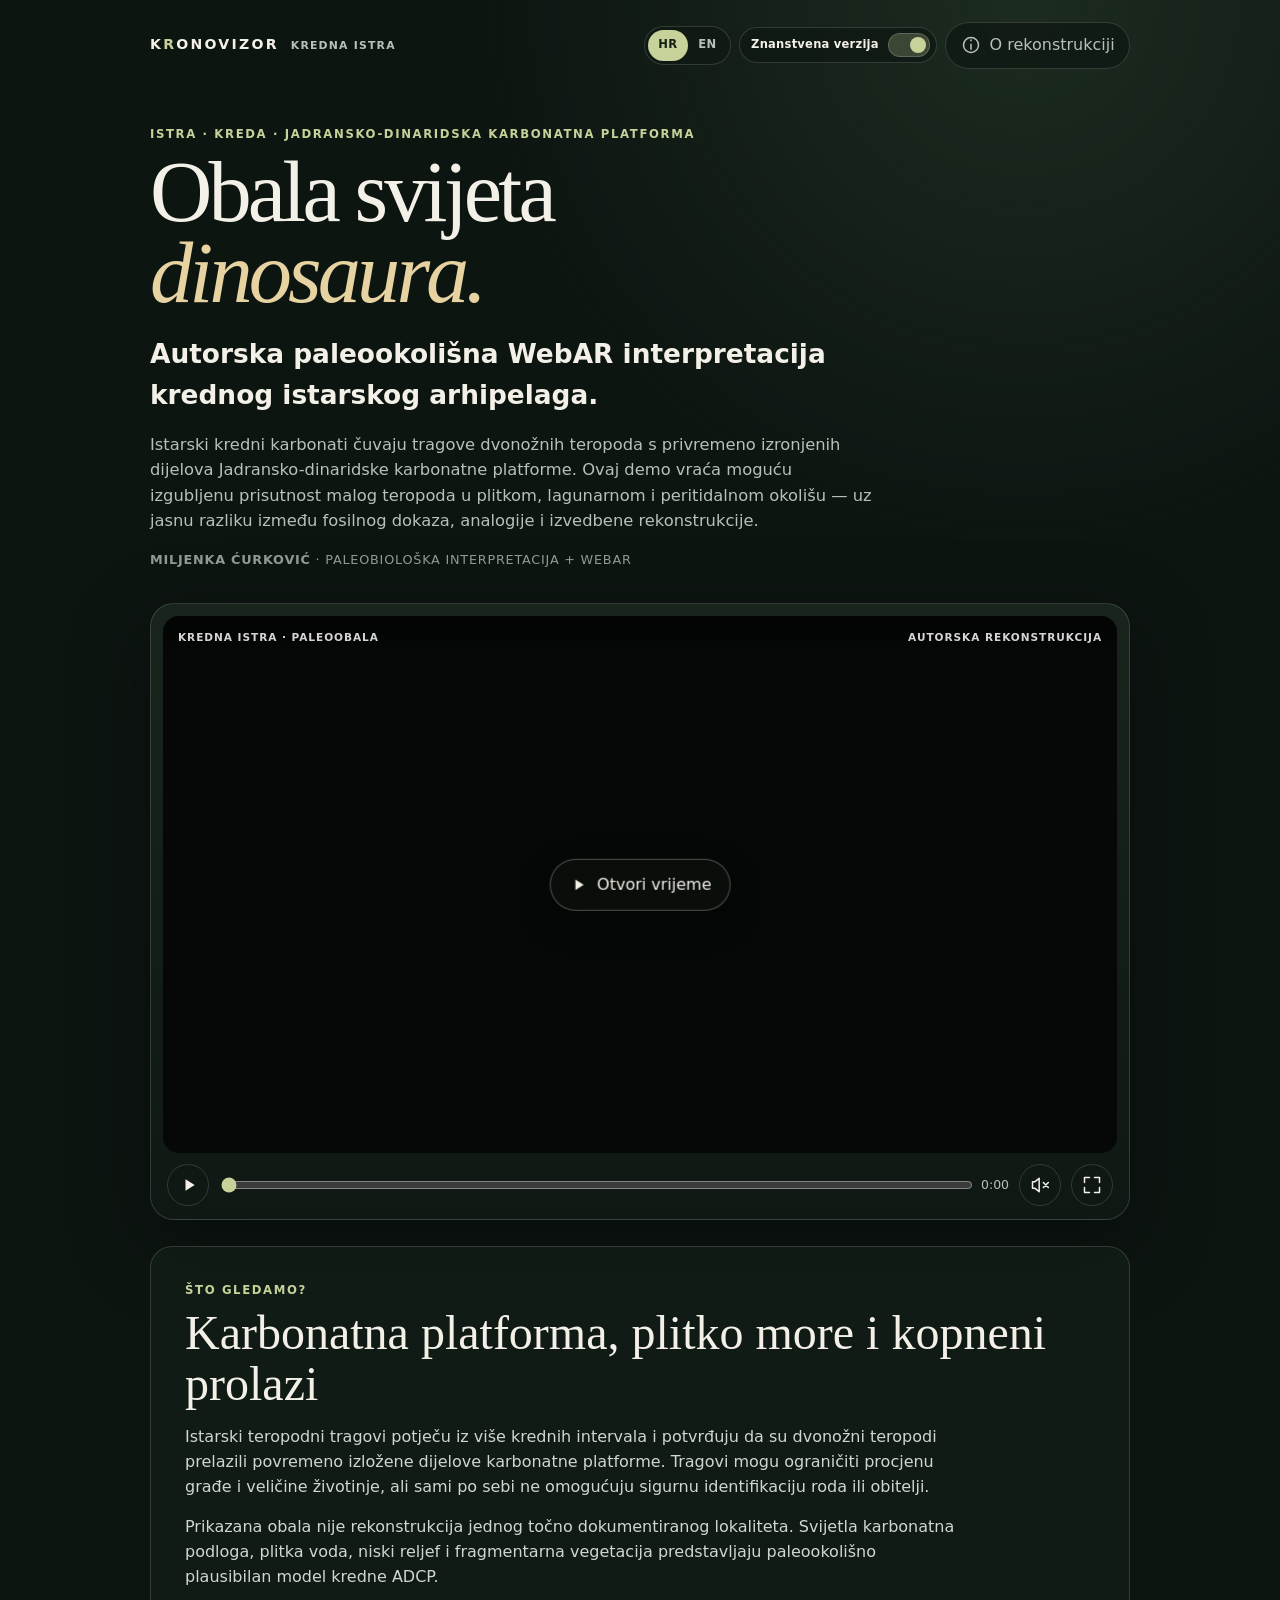
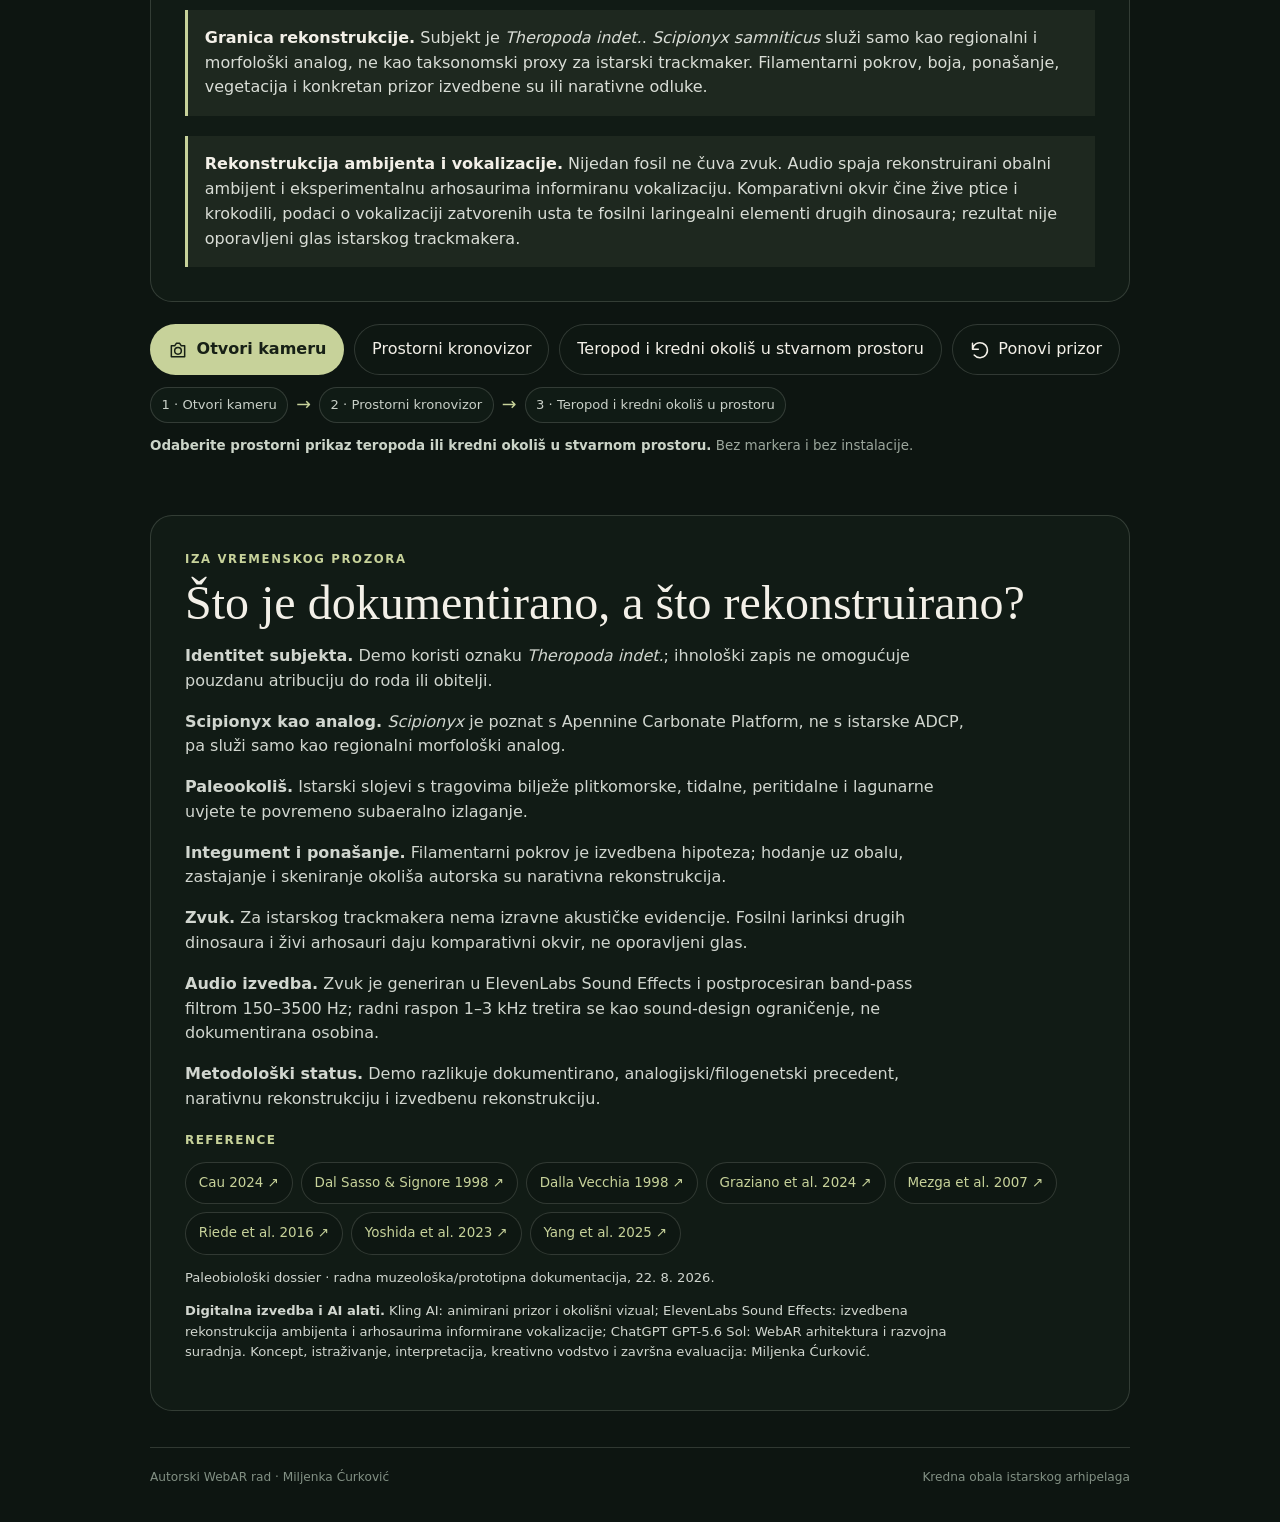
<file: index.html>
<!doctype html>
<html lang="hr">
<head>
  <meta charset="utf-8">
  <meta name="viewport" content="width=device-width, initial-scale=1, viewport-fit=cover">
  <meta name="theme-color" content="#121b16">
  <meta name="description" content="WebAR paleookolišna interpretacija kredne obale istarskog dijela Jadransko-dinaridske karbonatne platforme.">
  <title>Kredna obala Istre · Kronovizor</title>
  <link rel="stylesheet" href="./styles.css?v=4">
  <script defer src="./app.js?v=5"></script>
  <style>
    .mode-toggle{display:inline-flex;align-items:center;gap:.55rem;padding:.32rem .42rem .32rem .7rem;border:1px solid rgba(231,235,225,.16);border-radius:999px;background:rgba(16,25,20,.78);color:#f3f0e8;font-weight:750;cursor:pointer;white-space:nowrap}
    .mode-track{position:relative;width:42px;height:24px;border-radius:999px;background:rgba(255,255,255,.16);border:1px solid rgba(255,255,255,.18);flex:0 0 auto;transition:background .2s ease}
    .mode-knob{position:absolute;top:3px;left:3px;width:16px;height:16px;border-radius:50%;background:#c7d29a;transition:transform .2s ease}
    .mode-toggle[data-mode="scientific"] .mode-track{background:rgba(199,210,154,.24)}
    .mode-toggle[data-mode="scientific"] .mode-knob{transform:translateX(18px)}
    .mode-toggle-label{font-size:.72rem;letter-spacing:.02em}
    @media(max-width:620px){.mode-toggle{padding-left:.58rem;gap:.45rem}.mode-toggle-label{font-size:.68rem}.mode-track{width:38px;height:22px}.mode-knob{width:14px;height:14px}.mode-toggle[data-mode="scientific"] .mode-knob{transform:translateX(16px)}}
  </style>
</head>
<body>
<svg xmlns="http://www.w3.org/2000/svg" class="icon-defs" aria-hidden="true"><defs>
<symbol id="i-play" viewBox="0 0 24 24"><path d="m9 5 11 7-11 7Z"/></symbol><symbol id="i-pause" viewBox="0 0 24 24"><path d="M8 5v14M16 5v14"/></symbol><symbol id="i-reset" viewBox="0 0 24 24"><path d="M3 11a9 9 0 1 1 2 7M3 4v7h7"/></symbol><symbol id="i-camera" viewBox="0 0 24 24"><path d="M4 7h4l2-3h4l2 3h4v13H4Z"/><circle cx="12" cy="13" r="4"/></symbol><symbol id="i-sound" viewBox="0 0 24 24"><path d="M11 4 6 8H3v8h3l5 4ZM16 8a6 6 0 0 1 0 8m3-11a10 10 0 0 1 0 14"/></symbol><symbol id="i-mute" viewBox="0 0 24 24"><path d="M11 4 6 8H3v8h3l5 4Zm5 5 6 6m0-6-6 6"/></symbol><symbol id="i-close" viewBox="0 0 24 24"><path d="m6 6 12 12M6 18 18 6"/></symbol><symbol id="i-expand" viewBox="0 0 24 24"><path d="M9 3H3v6m12-6h6v6M3 15v6h6m12-6v6h-6"/></symbol><symbol id="i-info" viewBox="0 0 24 24"><circle cx="12" cy="12" r="9"/><path d="M12 11v6m0-11v1"/></symbol>
</defs></svg>
<div id="experience">
<video id="cameraFeed" playsinline muted autoplay aria-hidden="true" hidden></video>
<div id="page">
<header class="topbar">
  <a class="wordmark" href="./">K<span>R</span>ONOVIZOR<span class="brand-line" data-i18n="brand">KREDNA ISTRA</span></a>
  <div class="top-actions">
    <div class="switcher" role="group" aria-label="Language"><button type="button" class="switch-btn is-active" data-lang="hr">HR</button><button type="button" class="switch-btn" data-lang="en">EN</button></div>
    <button id="modeToggle" class="mode-toggle" type="button" role="switch" aria-checked="true" data-mode="scientific"><span id="modeLabel" class="mode-toggle-label">Znanstvena verzija</span><span class="mode-track" aria-hidden="true"><span class="mode-knob"></span></span></button>
    <button id="aboutButton" class="quiet" type="button"><svg><use href="#i-info"/></svg><span data-i18n="aboutButton">O rekonstrukciji</span></button>
  </div>
</header>
<main>
<section class="intro">
  <p class="eyebrow" data-i18n="eyebrow">ISTRA · KREDA · JADRANSKO-DINARIDSKA KARBONATNA PLATFORMA</p>
  <h1 data-i18n-html="title">Obala svijeta <em>dinosaura.</em></h1>
  <p class="lead" data-i18n="lead">Autorska paleookolišna WebAR interpretacija krednog istarskog arhipelaga.</p>
  <p id="context" class="context">Istarski kredni karbonati čuvaju tragove dvonožnih teropoda s privremeno izronjenih dijelova Jadransko-dinaridske karbonatne platforme.</p>
  <p class="source-line"><strong>Miljenka Ćurković</strong> · <span data-i18n="sourceLine">paleobiološka interpretacija + WebAR</span></p>
</section>
<section class="viewer" aria-label="Rekonstrukcijski prizor">
  <div class="media-frame">
    <video id="storyVideo" playsinline webkit-playsinline preload="metadata"><source src="./Cretaceous_teropod.mp4?v=20260912d" type="video/mp4"></video>
    <div class="frame-top"><span data-i18n="frameLeft">KREDNA ISTRA · PALEOOBALA</span><span data-i18n="frameRight">AUTORSKA REKONSTRUKCIJA</span></div>
    <button id="bigPlay" class="big-play" type="button"><svg><use href="#i-play"/></svg><span data-i18n="openTime">Otvori vrijeme</span></button>
    <div id="loading" class="loading" hidden data-i18n="loading">Učitavam prizor…</div>
  </div>
  <div class="playback"><button id="playButton" class="icon-button" type="button"><svg><use href="#i-play"/></svg></button><label class="sr-only" for="seek">Video position</label><input id="seek" type="range" min="0" max="30" value="0" step="0.05"><span id="time" class="time">0:00</span><button id="soundButton" class="icon-button" type="button"><svg><use href="#i-mute"/></svg></button><button id="fullscreenButton" class="icon-button" type="button"><svg><use href="#i-expand"/></svg></button></div>
</section>
<section class="interpretation">
  <p class="eyebrow" data-i18n="whatEyebrow">ŠTO GLEDAMO?</p>
  <h2 id="whatTitle">Karbonatna platforma, plitko more i kopneni prolazi</h2>
  <div id="interpretationCopy"><p>Istarski teropodni tragovi potvrđuju da su dvonožni teropodi prelazili povremeno izložene dijelove karbonatne platforme. Tragovi mogu ograničiti procjenu građe i veličine životinje, ali sami po sebi ne omogućuju sigurnu identifikaciju roda ili obitelji.</p></div>
</section>
<div class="actions"><button id="enterAR" class="primary" type="button"><svg><use href="#i-camera"/></svg><span data-i18n="openCamera">Otvori kameru</span></button><a id="spatialLink" class="secondary" href="./spatial-v2.html" data-i18n="spatial">Prostorni kronovizor</a><a id="environmentLink" class="secondary" href="./environment-v2.html" data-i18n="environment">Teropod i kredni okoliš u stvarnom prostoru</a><button id="replay" class="secondary" type="button"><svg><use href="#i-reset"/></svg><span data-i18n="replay">Ponovi prizor</span></button></div>
<div class="mode-guide"><span class="guide-step" data-i18n="guide1">1 · Otvori kameru</span><span class="guide-arrow">→</span><span class="guide-step" data-i18n="guide2">2 · Prostorni kronovizor</span><span class="guide-arrow">→</span><span class="guide-step" id="environmentGuide" data-i18n="guide3">3 · Teropod i kredni okoliš u prostoru</span></div>
<p class="support-hint" data-i18n-html="support"><strong>Za prostorni prikaz odaberite „Prostorni kronovizor”.</strong> Bez markera i bez instalacije.</p><p id="status" class="status" role="status" aria-live="polite"></p>
<section id="aboutPanel" class="about-panel">
  <p class="eyebrow" data-i18n="behindEyebrow">IZA VREMENSKOG PROZORA</p><h2 id="behindTitle">Što je dokumentirano, a što rekonstruirano?</h2><div id="aboutCopy"></div>
  <div id="referenceBlock" class="references-wrap"><p class="reference-heading" data-i18n="references">Reference</p><div class="sources">
    <a href="https://doi.org/10.4435/BSPI.2024.08" target="_blank" rel="noopener noreferrer">Cau 2024 ↗</a><a href="https://doi.org/10.1038/32884" target="_blank" rel="noopener noreferrer">Dal Sasso & Signore 1998 ↗</a><a href="https://www.researchgate.net/publication/285869244_Theropod_footprints_in_the_Cretaceous_Adriatic-Dinaric_carbonate_platform_Italy_and_Croatia" target="_blank" rel="noopener noreferrer">Dalla Vecchia 1998 ↗</a><a href="https://doi.org/10.1111/sed.13146" target="_blank" rel="noopener noreferrer">Graziano et al. 2024 ↗</a><a href="https://doi.org/10.13130/2039-4942/6364" target="_blank" rel="noopener noreferrer">Mezga et al. 2007 ↗</a><a href="https://doi.org/10.1111/evo.12988" target="_blank" rel="noopener noreferrer">Riede et al. 2016 ↗</a><a href="https://doi.org/10.1038/s42003-023-04513-x" target="_blank" rel="noopener noreferrer">Yoshida et al. 2023 ↗</a><a href="https://doi.org/10.7717/peerj.19664" target="_blank" rel="noopener noreferrer">Yang et al. 2025 ↗</a>
  </div></div>
  <p id="dossierNote" class="detail-note"></p>
</section>
</main>
<footer><span data-i18n="footer1">Autorski WebAR rad · Miljenka Ćurković</span><span data-i18n="footer2">Kredna obala istarskog arhipelaga</span></footer>
</div>
<div id="arMode" class="ar-mode" hidden><div class="ar-top"><div><span class="eyebrow" data-i18n="frameRight">AUTORSKA REKONSTRUKCIJA</span><p data-i18n="arTitle">Kredna Istra · vremenski prozor u paleoobalu</p></div><button id="exitAR" class="icon-button ar-close" type="button"><svg><use href="#i-close"/></svg></button></div><div id="portal" class="portal"><video id="arVideo" playsinline webkit-playsinline preload="metadata" muted><source src="./Cretaceous_teropod.mp4?v=20260912d" type="video/mp4"></video><span class="portal-label" data-i18n="frameLeft">KREDNA ISTRA · PALEOOBALA</span></div><div class="ar-bottom"><div class="ar-mode-switch"><span data-i18n="timeWindow">Vremenski prozor</span><span>→</span><a id="arSpatialLink" href="./spatial-v2.html" data-i18n="spatial">Prostorni kronovizor</a></div><p class="ar-prompt" data-i18n="arPrompt"></p><div class="ar-controls"><button id="arPlay" class="icon-button" type="button"><svg><use href="#i-play"/></svg></button><button id="arReplay" class="icon-button" type="button"><svg><use href="#i-reset"/></svg></button><button id="arSound" class="icon-button" type="button"><svg><use href="#i-mute"/></svg></button><label class="scale-control"><span data-i18n="size">Veličina</span><input id="portalScale" type="range" min="0.55" max="1.45" step="0.05" value="1"></label></div></div></div>
</div>
<script>
(()=>{
const COMMON={hr:{brand:'KREDNA ISTRA',aboutButton:'O rekonstrukciji',eyebrow:'ISTRA · KREDA · JADRANSKO-DINARIDSKA KARBONATNA PLATFORMA',title:'Obala svijeta <em>dinosaura.</em>',lead:'Autorska paleookolišna WebAR interpretacija krednog istarskog arhipelaga.',sourceLine:'paleobiološka interpretacija + WebAR',frameLeft:'KREDNA ISTRA · PALEOOBALA',frameRight:'AUTORSKA REKONSTRUKCIJA',openTime:'Otvori vrijeme',loading:'Učitavam prizor…',whatEyebrow:'ŠTO GLEDAMO?',openCamera:'Otvori kameru',spatial:'Prostorni kronovizor',environment:'Teropod i kredni okoliš u stvarnom prostoru',replay:'Ponovi prizor',guide1:'1 · Otvori kameru',guide2:'2 · Prostorni kronovizor',guide3:'3 · Teropod i kredni okoliš u prostoru',behindEyebrow:'IZA VREMENSKOG PROZORA',references:'Reference',legacy:'Raniji AR.js / HIRO prototip ↗',footer1:'Autorski WebAR rad · Miljenka Ćurković',footer2:'Kredna obala istarskog arhipelaga',arTitle:'Kredna Istra · vremenski prozor u paleoobalu',timeWindow:'Vremenski prozor',size:'Veličina',arPrompt:'Pomaknite vremenski prozor prstom. Za prostorni prikaz odaberite „Prostorni kronovizor”.',support:'<strong>Odaberite prostorni prikaz teropoda ili prozirni kredni okoliš u stvarnom prostoru.</strong> Bez markera i bez instalacije.'},en:{brand:'CRETACEOUS ISTRIA',aboutButton:'About the reconstruction',eyebrow:'ISTRIA · CRETACEOUS · ADRIATIC–DINARIC CARBONATE PLATFORM',title:'A coast from the <em>age of dinosaurs.</em>',lead:'An authorial palaeoenvironmental WebAR interpretation of the Cretaceous Istrian archipelago.',sourceLine:'palaeobiological interpretation + WebAR',frameLeft:'CRETACEOUS ISTRIA · PALAEOCOAST',frameRight:'AUTHORIAL RECONSTRUCTION',openTime:'Open the time window',loading:'Loading scene…',whatEyebrow:'WHAT ARE WE LOOKING AT?',openCamera:'Open camera',spatial:'Spatial chronovisor',environment:'Theropod and Cretaceous environment in real space',replay:'Replay scene',guide1:'1 · Open camera',guide2:'2 · Spatial chronovisor',guide3:'3 · Theropod and Cretaceous environment in real space',behindEyebrow:'BEHIND THE TIME WINDOW',references:'References',legacy:'Earlier AR.js / HIRO prototype ↗',footer1:'Authorial WebAR work · Miljenka Ćurković',footer2:'Cretaceous coast of the Istrian archipelago',arTitle:'Cretaceous Istria · a time window into the palaeocoast',timeWindow:'Time window',size:'Size',arPrompt:'Move the time window with your finger. For spatial view choose “Spatial chronovisor”.',support:'<strong>Choose the spatial theropod or the transparent Cretaceous environment in real space.</strong> No marker and no app installation required.'}};
const TEXT={hr:{visitor:{context:'Prije milijune godina dijelovi današnje Istre bili su niski otoci i plićaci na toploj karbonatnoj platformi. Tragovi u stijeni potvrđuju da su ondje hodali i teropodni dinosauri. Ovaj prizor pokazuje kako je jedan takav trenutak mogao izgledati.',whatTitle:'Kako je mogla izgledati kredna obala Istre?',interpretation:'<p>Stijene Istre čuvaju otiske stopala dinosaura koji su hodali preko povremeno suhih dijelova plitke karbonatne platforme. Zato je okoliš prikazan kao svijetla kamenita obala s vrlo plitkom vodom, lagunama i niskom vegetacijom.</p><p>Dinosaur u prizoru nije identificirana vrsta. Trag stopala može mnogo reći o kretanju i približnoj veličini životinje, ali ne otkriva sigurno rod ili vrstu.</p><div class="callout"><strong>Što je zamišljeno?</strong> Boja životinje, pernati pokrov, njezino zastajanje i pogledavanje okoliša te točan raspored biljaka i vode rekonstrukcija su — moguća, ali ne izravno fosilno sačuvana slika.</div><div class="callout"><strong>A kako je zvučala?</strong> Ne znamo. Zvuk u demou eksperimentalna je rekonstrukcija napravljena usporedbom sa živim pticama i krokodilima te fosilnim nalazima vokalnog aparata drugih dinosaura.</div>',behindTitle:'Kako nastaje rekonstrukcija?',about:'<p><strong>Trag je početak.</strong> Fosilizirani otisci potvrđuju da su teropodi prelazili istarske karbonatne površine, ali ne daju nam cijelu životinju.</p><p><strong>Izgled se nadopunjuje analogijama.</strong> Za građu tijela koristimo usporedbe s bolje poznatim malim teropodima iz šireg prostora, ali ih ne proglašavamo istom vrstom.</p><p><strong>Okoliš dolazi iz geologije.</strong> Plitko more, lagune i povremeno izronjene površine oslanjaju se na sedimentološki kontekst Jadransko-dinaridske karbonatne platforme.</p><p><strong>Pokret i zvuk vraćaju vrijeme.</strong> Hodanje, zastajanje i vokalizacija interpretacija su koja prizoru daje život, uz jasno označavanje gdje dokaz završava, a rekonstrukcija počinje.</p>',note:'Posjetiteljska verzija · pojednostavljena muzejska interpretacija.'},scientific:{context:'Istarski kredni karbonati čuvaju tragove dvonožnih teropoda s privremeno izronjenih dijelova Jadransko-dinaridske karbonatne platforme. Ovaj demo vraća moguću izgubljenu prisutnost malog teropoda u plitkom, lagunarnom i peritidalnom okolišu — uz jasnu razliku između fosilnog dokaza, analogije i izvedbene rekonstrukcije.',whatTitle:'Karbonatna platforma, plitko more i kopneni prolazi',interpretation:'<p>Istarski teropodni tragovi potječu iz više krednih intervala i potvrđuju da su dvonožni teropodi prelazili povremeno izložene dijelove karbonatne platforme. Tragovi mogu ograničiti procjenu građe i veličine životinje, ali sami po sebi ne omogućuju sigurnu identifikaciju roda ili obitelji.</p><p>Prikazana obala nije rekonstrukcija jednog točno dokumentiranog lokaliteta. Svijetla karbonatna podloga, plitka voda, niski reljef i fragmentarna vegetacija predstavljaju paleookolišno plausibilan model kredne ADCP.</p><div class="callout"><strong>Granica rekonstrukcije.</strong> Subjekt je <em>Theropoda indet.</em>. <em>Scipionyx samniticus</em> služi samo kao regionalni i morfološki analog, ne kao taksonomski proxy za istarski trackmaker. Filamentarni pokrov, boja, ponašanje, vegetacija i konkretan prizor izvedbene su ili narativne odluke.</div><div class="callout"><strong>Eksperimentalna rekonstrukcija vokalizacije.</strong> Nijedan fosil ne čuva zvuk. Audio je modeliran prema komparativnoj anatomiji živih arhosaura, podacima o closed-mouth vokalizaciji u ptica i fosilnim nalazima laringealnih elemenata dinosaura.</div>',behindTitle:'Što je dokumentirano, a što rekonstruirano?',about:'<p><strong>Identitet subjekta.</strong> Demo koristi oznaku <em>Theropoda indet.</em>; ihnološki zapis ne omogućuje pouzdanu atribuciju do roda ili obitelji.</p><p><strong>Scipionyx kao analog.</strong> <em>Scipionyx</em> je poznat s Apennine Carbonate Platform, ne s istarske ADCP, pa služi samo kao regionalni morfološki analog.</p><p><strong>Paleookoliš.</strong> Istarski slojevi s tragovima bilježe plitkomorske, tidalne, peritidalne i lagunarne uvjete te povremeno subaeralno izlaganje.</p><p><strong>Integument i ponašanje.</strong> Filamentarni pokrov je izvedbena hipoteza; hodanje uz obalu, zastajanje i skeniranje okoliša autorska su narativna rekonstrukcija.</p><p><strong>Zvuk.</strong> Za istarskog trackmakera nema izravne akustičke evidencije. Fosilni larinksi drugih dinosaura i živi arhosauri daju komparativni okvir, ne oporavljeni glas.</p><p><strong>Audio izvedba.</strong> Zvuk je generiran u ElevenLabs Sound Effects i postprocesiran band-pass filtrom 150–3500 Hz; radni raspon 1–3 kHz tretira se kao sound-design ograničenje, ne dokumentirana osobina.</p><p><strong>Metodološki status.</strong> Demo razlikuje dokumentirano, analogijski/filogenetski precedent, narativnu rekonstrukciju i izvedbenu rekonstrukciju.</p>',note:'Paleobiološki dossier · radna muzeološka/prototipna dokumentacija, 22. 8. 2026.'}},en:{visitor:{context:'Millions of years ago, parts of present-day Istria were low islands and shallows on a warm carbonate platform. Fossil tracks show that theropod dinosaurs walked there. This scene shows one plausible way such a moment may have looked.',whatTitle:'What might the Cretaceous coast of Istria have looked like?',interpretation:'<p>Istrian rocks preserve dinosaur footprints made on temporarily exposed parts of a shallow carbonate platform. That is why the scene uses pale limestone, very shallow water, lagoons and low vegetation.</p><p>The dinosaur in the scene is not an identified species. A footprint can reveal movement and approximate size, but usually not the exact genus or species.</p><div class="callout"><strong>What is reconstructed?</strong> Colour, filamentous covering, pauses, head movements, and the exact arrangement of plants and water are informed interpretations rather than directly preserved facts.</div><div class="callout"><strong>And its voice?</strong> We do not know. The sound is an experimental reconstruction informed by living birds and crocodilians and fossil evidence from other dinosaurs.</div>',behindTitle:'How is a reconstruction built?',about:'<p><strong>The track is the starting point.</strong> Fossil footprints confirm theropod presence but do not give us the complete animal.</p><p><strong>Appearance is constrained by analogues.</strong> Better-known small theropods help constrain body plan without being treated as the same species.</p><p><strong>The environment comes from geology.</strong> Shallow sea, lagoons and exposed surfaces are based on the Adriatic–Dinaric Carbonate Platform.</p><p><strong>Movement and sound restore time.</strong> These are interpretive layers that animate the scene while keeping the evidence/reconstruction boundary visible.</p>',note:'Visitor mode · simplified museum interpretation.'},scientific:{context:'Cretaceous carbonates of Istria preserve bipedal theropod tracks from temporarily exposed parts of the Adriatic–Dinaric Carbonate Platform. This demo reconstructs a possible small theropod in a shallow, lagoonal and peritidal setting while separating fossil evidence, analogy and performance choices.',whatTitle:'Carbonate platform, shallow sea and exposed land surfaces',interpretation:'<p>Istrian theropod tracks occur in several Cretaceous intervals and confirm that bipedal theropods crossed periodically exposed parts of the carbonate platform. Track morphology can constrain body form and size estimates, but does not reliably identify a genus or family.</p><p>The depicted coast is not a reconstruction of one precisely documented site; it is a palaeoenvironmentally plausible ADCP model.</p><div class="callout"><strong>Reconstruction boundary.</strong> The subject is <em>Theropoda indet.</em>. <em>Scipionyx samniticus</em> is used only as a regional morphological analogue, not as a taxonomic proxy.</div><div class="callout"><strong>Experimental vocalisation reconstruction.</strong> No fossil preserves sound itself. The audio is constrained by living archosaurs and fossil laryngeal evidence from other dinosaurs.</div>',behindTitle:'What is documented and what is reconstructed?',about:'<p><strong>Subject identity.</strong> The demo intentionally uses <em>Theropoda indet.</em>; ichnological evidence does not permit reliable genus- or family-level attribution.</p><p><strong>Scipionyx as analogue.</strong> <em>Scipionyx</em> comes from the Apennine Carbonate Platform, not the Istrian ADCP.</p><p><strong>Palaeoenvironment.</strong> Istrian track-bearing deposits record shallow-marine, tidal, peritidal and lagoonal settings with episodes of subaerial exposure.</p><p><strong>Integument and behaviour.</strong> Filamentous covering is a performance hypothesis; pauses and scanning are narrative reconstruction.</p><p><strong>Sound.</strong> Fossil larynges and living archosaurs provide a comparative framework, not a recovered voice.</p><p><strong>Methodological status.</strong> The demo separates documented evidence, analogical precedent, narrative reconstruction and performance reconstruction.</p>',note:'Palaeobiological dossier · working museum/prototype documentation, 22 Aug 2026.'}}};
let lang=localStorage.getItem('cretaceousLang')||'hr';let mode=localStorage.getItem('cretaceousMode')||'scientific';
function apply(){const c=COMMON[lang],t=TEXT[lang][mode];document.documentElement.lang=lang;document.querySelectorAll('[data-i18n]').forEach(el=>{const k=el.dataset.i18n;if(c[k]!=null)el.textContent=c[k]});document.querySelectorAll('[data-i18n-html]').forEach(el=>{const k=el.dataset.i18nHtml;if(c[k]!=null)el.innerHTML=c[k]});document.getElementById('context').textContent=t.context;document.getElementById('whatTitle').textContent=t.whatTitle;document.getElementById('interpretationCopy').innerHTML=t.interpretation;document.getElementById('behindTitle').textContent=t.behindTitle;document.getElementById('aboutCopy').innerHTML=t.about;document.getElementById('dossierNote').textContent=t.note;document.getElementById('referenceBlock').hidden=mode!=='scientific';document.querySelectorAll('[data-lang]').forEach(b=>b.classList.toggle('is-active',b.dataset.lang===lang));const mt=document.getElementById('modeToggle');mt.dataset.mode=mode;mt.setAttribute('aria-checked',String(mode==='scientific'));document.getElementById('modeLabel').textContent=lang==='hr'?(mode==='scientific'?'Znanstvena verzija':'Posjetiteljska verzija'):(mode==='scientific'?'Scientific':'Visitor');const q=`?lang=${lang}&mode=${mode}`;document.getElementById('spatialLink').href='./spatial-v2.html'+q;document.getElementById('arSpatialLink').href='./spatial-v2.html'+q;document.getElementById('environmentLink').href='./environment-v2.html'+q;document.title=lang==='hr'?'Kredna obala Istre · Kronovizor':'Cretaceous coast of Istria · Chronovisor';}
document.querySelectorAll('[data-lang]').forEach(b=>b.addEventListener('click',()=>{lang=b.dataset.lang;localStorage.setItem('cretaceousLang',lang);apply()}));document.getElementById('modeToggle').addEventListener('click',()=>{mode=mode==='scientific'?'visitor':'scientific';localStorage.setItem('cretaceousMode',mode);apply()});apply();
})();
</script>
<script src="./museum-copy.js?v=20261004a"></script>
</body></html>
</file>
<file: styles.css>
:root{color-scheme:dark;--bg:#0d1511;--panel:#142019;--panel2:#19271f;--text:#f3f0e8;--muted:#b8c1b8;--line:rgba(231,235,225,.16);--accent:#c7d29a;--accent2:#e7d3a1;--shadow:0 24px 80px rgba(0,0,0,.4);--portal-x:0px;--portal-y:0px;--portal-scale:1}*{box-sizing:border-box}[hidden]{display:none!important}html{scroll-behavior:smooth;background:var(--bg)}body{margin:0;background:radial-gradient(circle at 80% 0%,#1c2b20 0,transparent 34rem),var(--bg);color:var(--text);font-family:Inter,ui-sans-serif,system-ui,-apple-system,BlinkMacSystemFont,"Segoe UI",sans-serif;line-height:1.55}button,input{font:inherit}button,a{touch-action:manipulation}a{color:inherit}.icon-defs{position:absolute;width:0;height:0;overflow:hidden}#page{min-height:100dvh}.topbar,main,footer{width:min(980px,calc(100% - 32px));margin-inline:auto}.topbar{display:flex;align-items:center;justify-content:space-between;gap:14px;padding:22px 0 8px}.top-actions{display:flex;align-items:center;justify-content:flex-end;gap:8px;flex-wrap:wrap}.switcher{display:inline-flex;padding:3px;border:1px solid var(--line);border-radius:999px;background:rgba(16,25,20,.78);backdrop-filter:blur(10px)}.switch-btn{border:0;border-radius:999px;background:transparent;color:var(--muted);padding:.42rem .65rem;font-size:.72rem;font-weight:800;letter-spacing:.03em}.switch-btn.is-active{background:var(--accent);color:#172016}html[lang="hr"] .switch-btn[data-mode]{font-size:0}html[lang="hr"] .switch-btn[data-mode]::after{font-size:.72rem}html[lang="hr"] .switch-btn[data-mode="visitor"]::after{content:"Posjetiteljska verzija"}html[lang="hr"] .switch-btn[data-mode="scientific"]::after{content:"Znanstvena verzija"}.wordmark{display:inline-flex;align-items:baseline;gap:0;text-decoration:none;font-weight:850;letter-spacing:.16em;font-size:.88rem}.wordmark>span{color:var(--accent)}.brand-line{margin-left:.75rem!important;font-weight:600!important;letter-spacing:.11em!important;color:var(--muted)!important;font-size:.68rem}button{border:0;color:var(--text);cursor:pointer}.quiet,.secondary,.primary,.icon-button{display:inline-flex;align-items:center;justify-content:center;gap:.55rem;border:1px solid var(--line);border-radius:999px;background:rgba(16,25,20,.78);backdrop-filter:blur(10px)}.quiet{padding:.62rem .9rem;color:var(--muted)}button svg{width:20px;height:20px;fill:none;stroke:currentColor;stroke-width:1.8;stroke-linecap:round;stroke-linejoin:round}.big-play svg,#playButton svg,#arPlay svg{fill:currentColor;stroke:none}main{padding:48px 0 36px}.intro{max-width:780px;margin-bottom:34px}.eyebrow{margin:0 0 9px;font-size:.73rem;font-weight:800;letter-spacing:.14em;color:var(--accent)}h1{font-family:Georgia,"Times New Roman",serif;font-size:clamp(2.55rem,8vw,5.4rem);line-height:.94;letter-spacing:-.045em;margin:.04em 0 .23em;font-weight:500}h1 em{display:block;color:var(--accent2);font-weight:400}.lead{font-size:clamp(1.2rem,3vw,1.65rem);margin:.5rem 0 .55rem;font-weight:650}.context{max-width:730px;color:var(--muted);font-size:1.02rem}.source-line{font-size:.8rem;color:#8e9c90;letter-spacing:.06em;text-transform:uppercase}.viewer{background:linear-gradient(180deg,rgba(27,40,31,.82),rgba(16,25,20,.92));border:1px solid var(--line);border-radius:24px;padding:12px;box-shadow:var(--shadow)}.media-frame{position:relative;aspect-ratio:16/9;overflow:hidden;border-radius:16px;background:#050806}.media-frame>video{width:100%;height:100%;object-fit:cover;display:block}.frame-top{position:absolute;inset:0 0 auto;display:flex;justify-content:space-between;padding:13px 15px;font-size:.66rem;font-weight:800;letter-spacing:.09em;color:rgba(255,255,255,.83);background:linear-gradient(180deg,rgba(0,0,0,.54),transparent)}.big-play{position:absolute;left:50%;top:50%;transform:translate(-50%,-50%);display:flex;align-items:center;gap:.65rem;background:rgba(12,18,14,.76);border:1px solid rgba(255,255,255,.28);border-radius:999px;padding:.8rem 1.12rem;box-shadow:0 12px 35px rgba(0,0,0,.35);backdrop-filter:blur(10px)}.big-play svg{width:18px;height:18px}.loading{position:absolute;left:14px;bottom:12px;background:rgba(0,0,0,.58);padding:.4rem .7rem;border-radius:999px;font-size:.75rem}.playback{display:grid;grid-template-columns:auto 1fr auto auto auto;gap:10px;align-items:center;padding:11px 4px 1px}.icon-button{width:42px;height:42px;padding:0}.time{font-variant-numeric:tabular-nums;color:var(--muted);font-size:.78rem;white-space:nowrap}input[type=range]{accent-color:var(--accent);width:100%}.interpretation,.about-panel{margin-top:26px;background:rgba(20,32,25,.68);border:1px solid var(--line);border-radius:22px;padding:clamp(20px,4vw,34px)}.interpretation h2,.about-panel h2{font-family:Georgia,"Times New Roman",serif;font-weight:500;font-size:clamp(1.85rem,5vw,3rem);line-height:1.05;margin:.15rem 0 1rem}.interpretation p,.about-panel p{max-width:780px}.interpretation p:not(.eyebrow),.about-panel p:not(.eyebrow){color:#d1d6cf}.callout{margin-top:1.25rem;padding:1rem 1.05rem;border-left:3px solid var(--accent);background:rgba(199,210,154,.07);color:#d9ddd6}.callout strong{color:var(--text)}.actions{display:flex;gap:10px;flex-wrap:wrap;margin-top:22px}.primary,.secondary{min-height:48px;padding:.75rem 1.05rem;text-decoration:none}.primary{background:var(--accent);color:#172016;border-color:transparent;font-weight:800}.secondary{color:var(--text)}.support-hint,.status{color:#9ca79d;font-size:.84rem}.support-hint strong{color:#cbd4c8;font-weight:700}.status{min-height:1.4em}.mode-guide{display:flex;align-items:center;gap:8px;flex-wrap:wrap;margin-top:12px;color:#c9d0c8;font-size:.82rem}.guide-step{padding:.42rem .66rem;border:1px solid var(--line);border-radius:999px;background:rgba(20,32,25,.62)}.guide-arrow{color:var(--accent);font-size:1.1rem}.references-wrap{margin-top:1.2rem}.reference-heading{font-size:.75rem!important;font-weight:800;color:var(--accent)!important;text-transform:uppercase;letter-spacing:.12em}.sources{display:flex;flex-wrap:wrap;gap:8px;margin-top:.7rem}.sources a,.detail-note a{color:var(--accent);text-underline-offset:3px}.sources a{display:inline-flex;padding:.62rem .8rem;border:1px solid var(--line);border-radius:999px;text-decoration:none;background:rgba(0,0,0,.14);font-size:.84rem}.detail-note{font-size:.82rem}footer{display:flex;justify-content:space-between;gap:12px;border-top:1px solid var(--line);padding:20px 0 36px;color:#829084;font-size:.76rem}.sr-only{position:absolute;width:1px;height:1px;padding:0;margin:-1px;overflow:hidden;clip:rect(0,0,0,0);white-space:nowrap;border:0}#cameraFeed{position:fixed;inset:0;z-index:40;width:100%;height:100%;object-fit:cover;display:block;background:#000}#cameraFeed[hidden]{display:none}.ar-mode{position:fixed;inset:0;z-index:41;overflow:hidden;background:transparent}.ar-top,.ar-bottom{position:absolute;z-index:44;left:0;right:0;padding:max(15px,env(safe-area-inset-top)) 16px 14px;display:flex;justify-content:space-between;align-items:flex-start;pointer-events:none}.ar-top{top:0;background:linear-gradient(180deg,rgba(0,0,0,.67),transparent)}.ar-top>*{pointer-events:auto}.ar-top p{margin:.1rem 0;font-size:.84rem;color:rgba(255,255,255,.82)}.ar-close{background:rgba(0,0,0,.46);border-color:rgba(255,255,255,.26)}.portal{position:absolute;z-index:42;left:50%;top:48%;width:min(86vw,680px);aspect-ratio:16/9;transform:translate(calc(-50% + var(--portal-x)),calc(-50% + var(--portal-y))) scale(var(--portal-scale));transform-origin:center;border-radius:20px;overflow:hidden;border:1px solid rgba(255,255,255,.5);box-shadow:0 25px 80px rgba(0,0,0,.55);touch-action:none;background:#050806}.portal video{width:100%;height:100%;object-fit:cover;display:block}.portal:after{content:"";position:absolute;inset:0;box-shadow:inset 0 0 30px rgba(0,0,0,.28);pointer-events:none}.portal-label{position:absolute;left:10px;top:9px;padding:.28rem .48rem;border-radius:999px;background:rgba(0,0,0,.45);font-size:.62rem;font-weight:800;letter-spacing:.08em;pointer-events:none}.ar-bottom{bottom:0;top:auto;display:block;padding:14px 16px max(18px,env(safe-area-inset-bottom));background:linear-gradient(0deg,rgba(0,0,0,.78),transparent);pointer-events:none}.ar-prompt{width:min(720px,100%);margin:0 auto 10px;color:rgba(255,255,255,.88);font-size:.82rem;text-align:center}.ar-controls{width:min(720px,100%);margin:auto;display:flex;align-items:center;gap:9px;pointer-events:auto}.ar-controls .icon-button{background:rgba(0,0,0,.48);border-color:rgba(255,255,255,.25);flex:0 0 auto}.scale-control{display:flex;align-items:center;gap:8px;margin-left:auto;padding:.55rem .75rem;border:1px solid rgba(255,255,255,.23);border-radius:999px;background:rgba(0,0,0,.46);font-size:.74rem;color:#fff}.scale-control input{width:100px}.ar-mode-switch{pointer-events:auto;width:max-content;max-width:100%;margin:0 auto 10px;display:flex;align-items:center;gap:8px;padding:.48rem .7rem;border:1px solid rgba(255,255,255,.22);border-radius:999px;background:rgba(0,0,0,.48);font-size:.76rem}.ar-mode-switch a{color:var(--accent);font-weight:800;text-decoration:none}body.ar-active{overflow:hidden}body.ar-active #page{visibility:hidden}.expanded .media-frame{position:fixed;z-index:60;inset:0;border-radius:0;aspect-ratio:auto;background:#000}.expanded .media-frame video{object-fit:contain}.expanded .frame-top{padding-top:max(15px,env(safe-area-inset-top))}@media(max-width:760px){.topbar{align-items:flex-start}.top-actions{gap:6px}.switch-btn{padding:.38rem .55rem;font-size:.68rem}html[lang="hr"] .switch-btn[data-mode]::after{font-size:.68rem}.quiet{padding:.55rem .7rem}}@media(max-width:620px){.topbar,main,footer{width:min(100% - 22px,980px)}.topbar{padding-top:14px;flex-direction:column}.top-actions{width:100%;justify-content:flex-start}.quiet span{display:none}.brand-line{display:none}main{padding-top:24px}.viewer{border-radius:18px;padding:7px}.media-frame{border-radius:13px}.playback{grid-template-columns:auto 1fr auto auto}.time{display:none}.interpretation,.about-panel{border-radius:18px;padding:19px}.context{font-size:.96rem}footer{flex-direction:column}.portal{top:46%;width:94vw}.scale-control{flex:1}.scale-control input{width:100%}.ar-controls{gap:7px}.mode-guide{font-size:.78rem}.ar-mode-switch{font-size:.7rem;gap:6px;padding:.44rem .62rem}}@media(prefers-reduced-motion:reduce){html{scroll-behavior:auto}*{animation:none!important;transition:none!important}}
</file>
